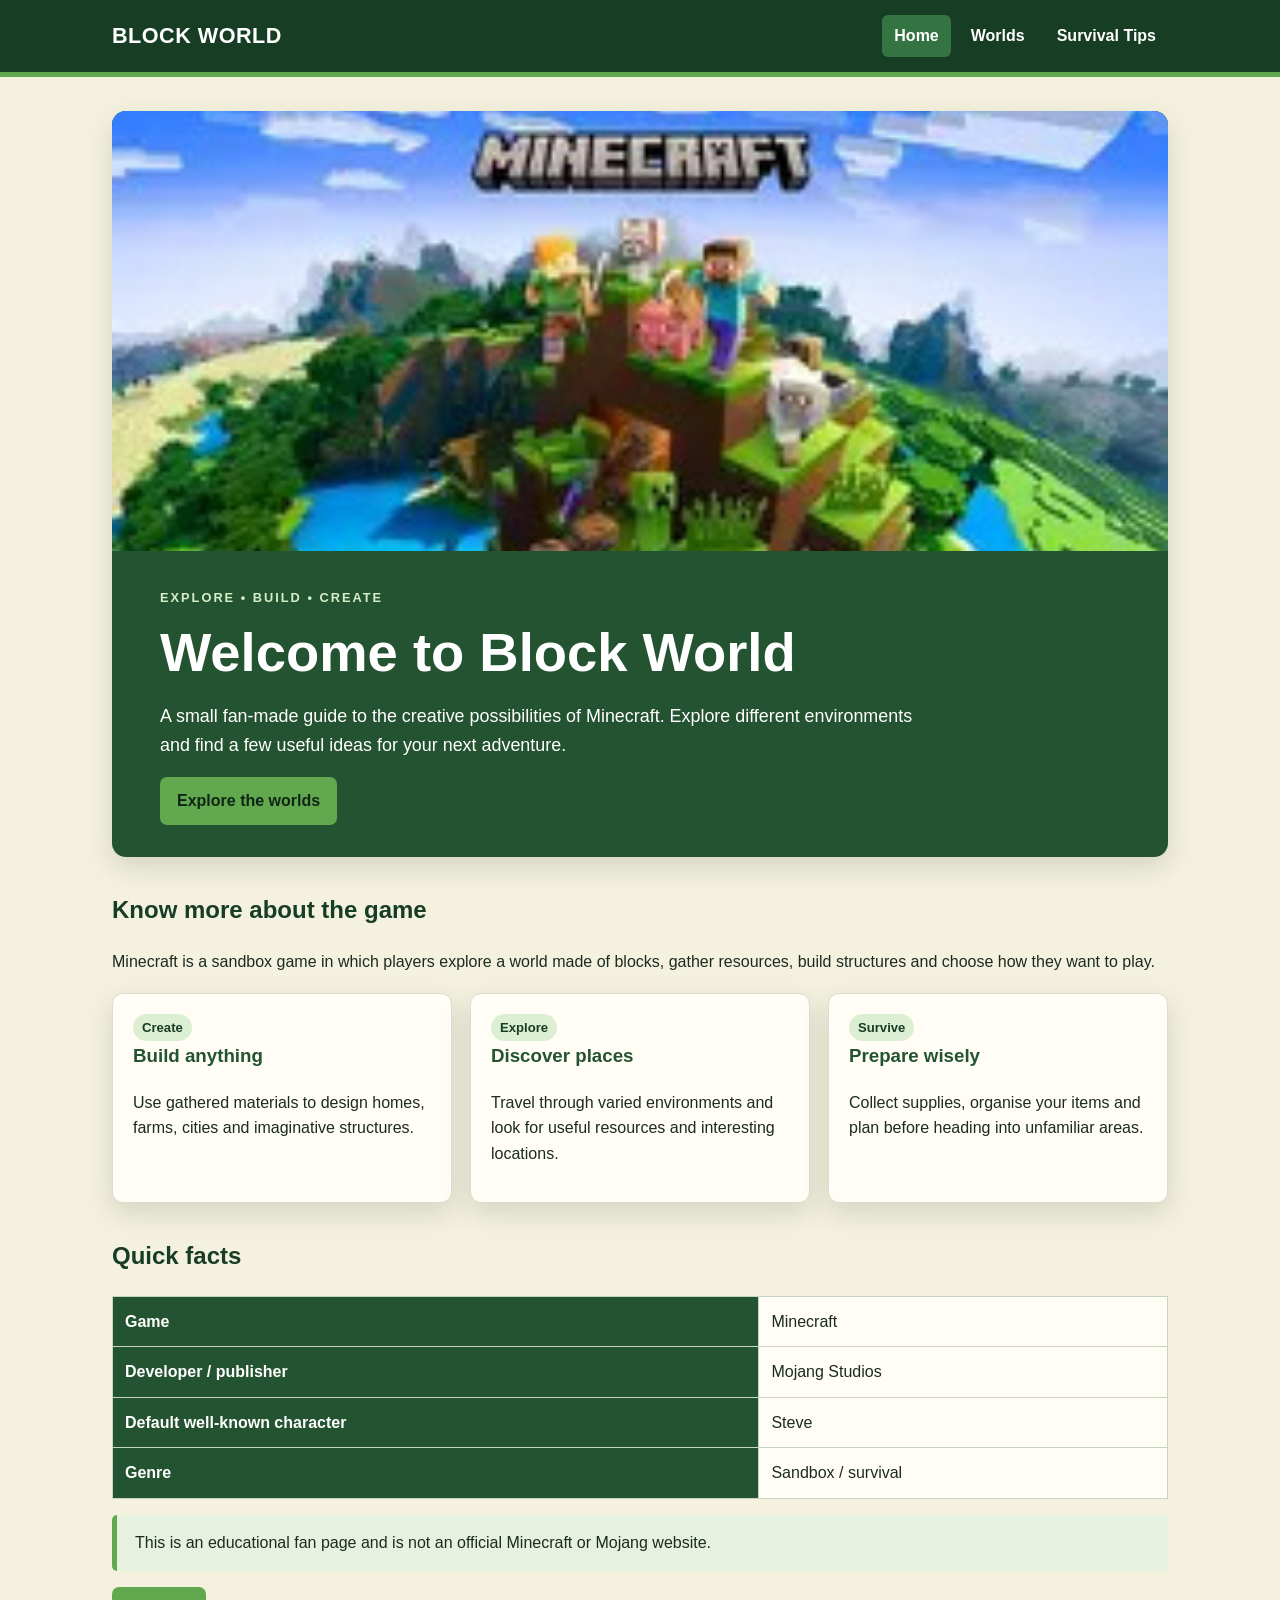
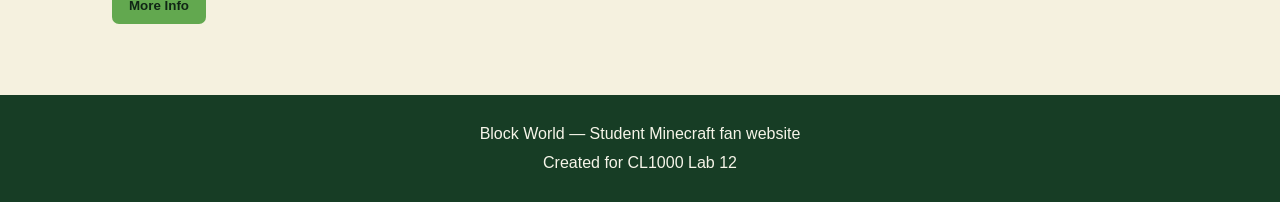
<file: index.html>
<!DOCTYPE html>
<html lang="en">
<head>
  <meta charset="UTF-8">
  <meta name="viewport" content="width=device-width, initial-scale=1.0">
  <meta name="description" content="A student fan website exploring Minecraft, its worlds and beginner tips.">
  <title>Block World | Home</title>
  <link rel="stylesheet" href="style.css">
  <script src="script.js" defer></script>
</head>
<body>
<header>
  <div class="nav-wrap">
    <a class="brand" href="index.html">BLOCK WORLD</a>
    <nav aria-label="Main navigation">
      <a href="index.html" aria-current="page">Home</a>
      <a href="worlds.html" >Worlds</a>
      <a href="survival-tips.html" >Survival Tips</a>
    </nav>
  </div>
</header>
<main>
  <section class="hero">
    <img src="images/minecraft-key-art.jpg" alt="Minecraft key art showing a colourful block-based world">
    <div class="hero-copy">
      <p class="eyebrow">Explore • Build • Create</p>
      <h1>Welcome to Block World</h1>
      <p class="lead">A small fan-made guide to the creative possibilities of Minecraft. Explore different environments and find a few useful ideas for your next adventure.</p>
      <a class="button" href="worlds.html">Explore the worlds</a>
    </div>
  </section>

  <section>
    <h2>Know more about the game</h2>
    <p>Minecraft is a sandbox game in which players explore a world made of blocks, gather resources, build structures and choose how they want to play.</p>
    <div class="grid">
      <article class="card"><span class="tag">Create</span><h3>Build anything</h3><p>Use gathered materials to design homes, farms, cities and imaginative structures.</p></article>
      <article class="card"><span class="tag">Explore</span><h3>Discover places</h3><p>Travel through varied environments and look for useful resources and interesting locations.</p></article>
      <article class="card"><span class="tag">Survive</span><h3>Prepare wisely</h3><p>Collect supplies, organise your items and plan before heading into unfamiliar areas.</p></article>
    </div>
    <h2>Quick facts</h2>
    <table>
      <tr><th>Game</th><td>Minecraft</td></tr>
      <tr><th>Developer / publisher</th><td>Mojang Studios</td></tr>
      <tr><th>Default well-known character</th><td>Steve</td></tr>
      <tr><th>Genre</th><td>Sandbox / survival</td></tr>
    </table>
    <p class="notice">This is an educational fan page and is not an official Minecraft or Mojang website.</p>
    <p><button class="button" id="more-info" type="button">More Info</button></p>
  </section>
</main>
<footer><p>Block World — Student Minecraft fan website</p><p>Created for CL1000 Lab 12</p></footer>
</body>
</html>
</file>
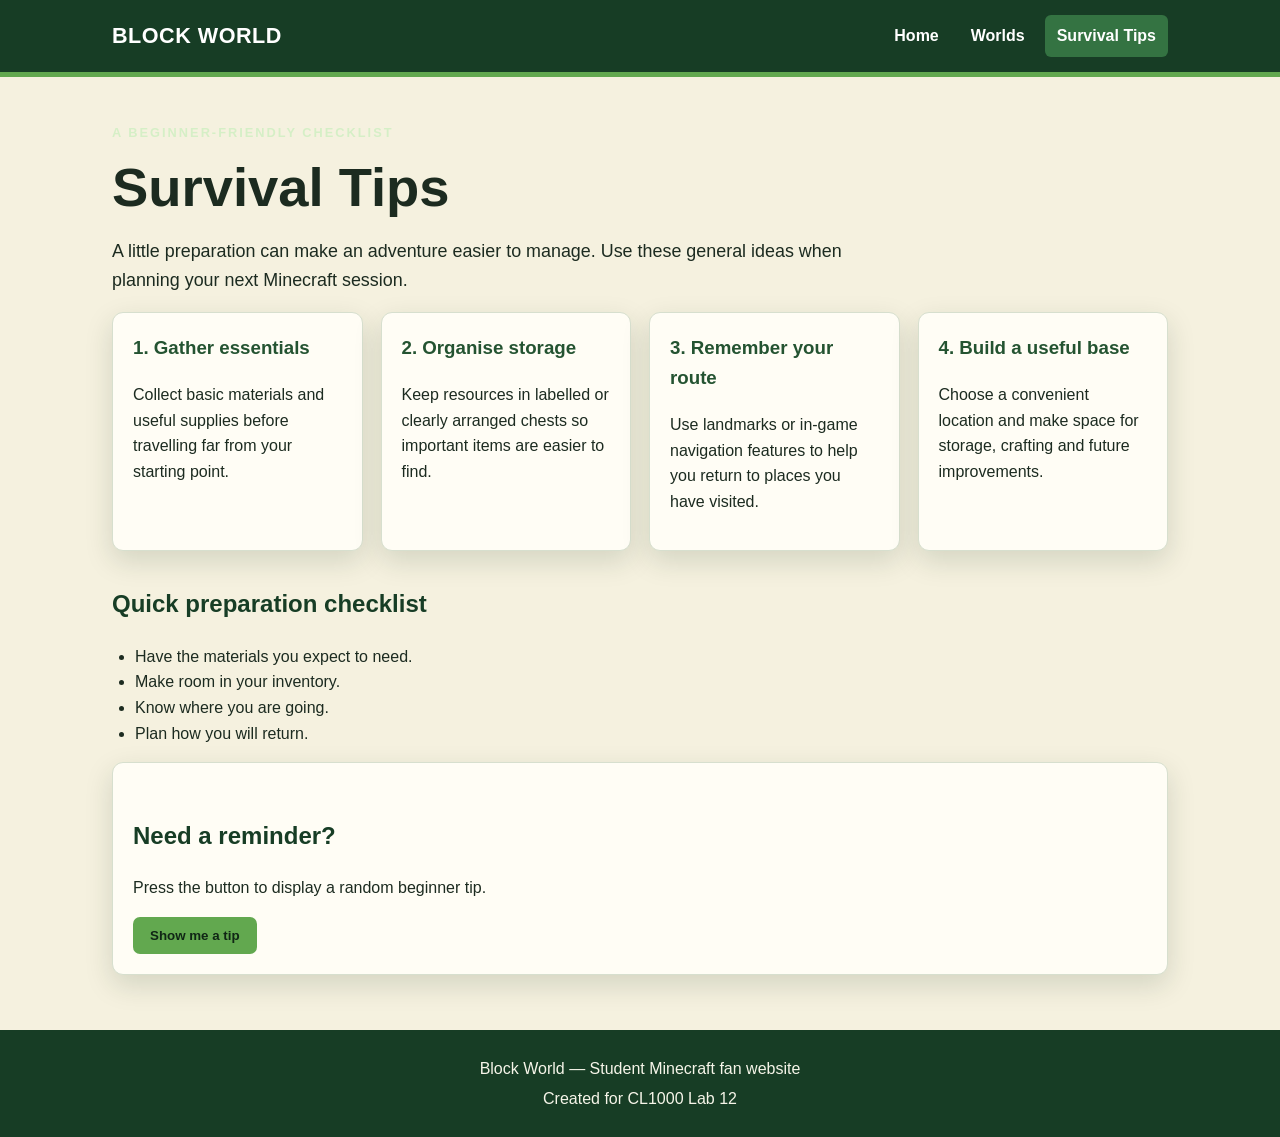
<file: survival-tips.html>
<!DOCTYPE html>
<html lang="en">
<head>
  <meta charset="UTF-8">
  <meta name="viewport" content="width=device-width, initial-scale=1.0">
  <meta name="description" content="Beginner-friendly Minecraft preparation and organisation tips.">
  <title>Block World | Survival Tips</title>
  <link rel="stylesheet" href="style.css">
  <script src="script.js" defer></script>
</head>
<body>
<header>
  <div class="nav-wrap">
    <a class="brand" href="index.html">BLOCK WORLD</a>
    <nav aria-label="Main navigation">
      <a href="index.html" >Home</a>
      <a href="worlds.html" >Worlds</a>
      <a href="survival-tips.html" aria-current="page">Survival Tips</a>
    </nav>
  </div>
</header>
<main>
  <p class="eyebrow">A beginner-friendly checklist</p>
  <h1>Survival Tips</h1>
  <p class="lead">A little preparation can make an adventure easier to manage. Use these general ideas when planning your next Minecraft session.</p>
  <div class="grid">
    <article class="card"><h3>1. Gather essentials</h3><p>Collect basic materials and useful supplies before travelling far from your starting point.</p></article>
    <article class="card"><h3>2. Organise storage</h3><p>Keep resources in labelled or clearly arranged chests so important items are easier to find.</p></article>
    <article class="card"><h3>3. Remember your route</h3><p>Use landmarks or in-game navigation features to help you return to places you have visited.</p></article>
    <article class="card"><h3>4. Build a useful base</h3><p>Choose a convenient location and make space for storage, crafting and future improvements.</p></article>
  </div>
  <h2>Quick preparation checklist</h2>
  <ul>
    <li>Have the materials you expect to need.</li>
    <li>Make room in your inventory.</li>
    <li>Know where you are going.</li>
    <li>Plan how you will return.</li>
  </ul>
  <section class="card">
    <h2>Need a reminder?</h2>
    <p id="random-tip" aria-live="polite">Press the button to display a random beginner tip.</p>
    <button class="button" id="tip-button" type="button">Show me a tip</button>
  </section>
</main>
<footer><p>Block World — Student Minecraft fan website</p><p>Created for CL1000 Lab 12</p></footer>
</body>
</html>
</file>
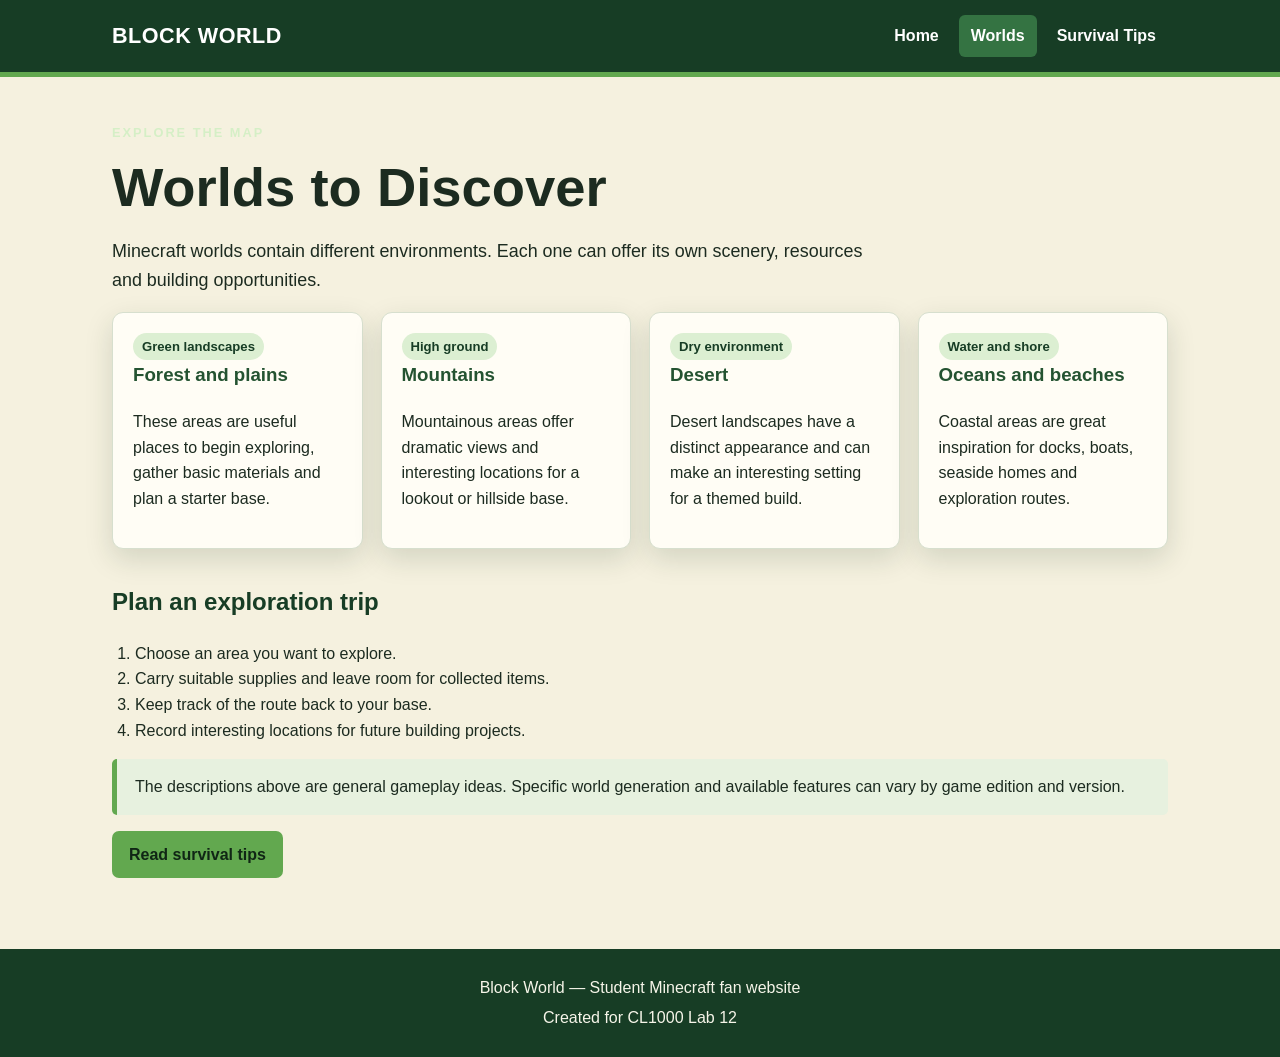
<file: worlds.html>
<!DOCTYPE html>
<html lang="en">
<head>
  <meta charset="UTF-8">
  <meta name="viewport" content="width=device-width, initial-scale=1.0">
  <meta name="description" content="A simple guide to exploring different Minecraft world environments.">
  <title>Block World | Worlds</title>
  <link rel="stylesheet" href="style.css">
  <script src="script.js" defer></script>
</head>
<body>
<header>
  <div class="nav-wrap">
    <a class="brand" href="index.html">BLOCK WORLD</a>
    <nav aria-label="Main navigation">
      <a href="index.html" >Home</a>
      <a href="worlds.html" aria-current="page">Worlds</a>
      <a href="survival-tips.html" >Survival Tips</a>
    </nav>
  </div>
</header>
<main>
  <p class="eyebrow">Explore the map</p>
  <h1>Worlds to Discover</h1>
  <p class="lead">Minecraft worlds contain different environments. Each one can offer its own scenery, resources and building opportunities.</p>
  <div class="grid">
    <article class="card"><span class="tag">Green landscapes</span><h3>Forest and plains</h3><p>These areas are useful places to begin exploring, gather basic materials and plan a starter base.</p></article>
    <article class="card"><span class="tag">High ground</span><h3>Mountains</h3><p>Mountainous areas offer dramatic views and interesting locations for a lookout or hillside base.</p></article>
    <article class="card"><span class="tag">Dry environment</span><h3>Desert</h3><p>Desert landscapes have a distinct appearance and can make an interesting setting for a themed build.</p></article>
    <article class="card"><span class="tag">Water and shore</span><h3>Oceans and beaches</h3><p>Coastal areas are great inspiration for docks, boats, seaside homes and exploration routes.</p></article>
  </div>
  <h2>Plan an exploration trip</h2>
  <ol>
    <li>Choose an area you want to explore.</li>
    <li>Carry suitable supplies and leave room for collected items.</li>
    <li>Keep track of the route back to your base.</li>
    <li>Record interesting locations for future building projects.</li>
  </ol>
  <p class="notice">The descriptions above are general gameplay ideas. Specific world generation and available features can vary by game edition and version.</p>
  <p><a class="button" href="survival-tips.html">Read survival tips</a></p>
</main>
<footer><p>Block World — Student Minecraft fan website</p><p>Created for CL1000 Lab 12</p></footer>
</body>
</html>
</file>
<file: style.css>
:root {
  --green-900: #173d25;
  --green-800: #245331;
  --green-700: #347342;
  --green-500: #62a84f;
  --green-200: #dcefd2;
  --cream: #f5f1df;
  --ink: #1c2b20;
  --brown: #76502f;
  --white: #fffdf5;
  --shadow: 0 10px 28px rgba(20, 48, 27, .15);
}
* { box-sizing: border-box; }
html { scroll-behavior: smooth; }
body {
  margin: 0; color: var(--ink); background: var(--cream);
  font-family: Arial, Helvetica, sans-serif; line-height: 1.6;
}
header {
  background: var(--green-900); color: white; border-bottom: 5px solid var(--green-500);
}
.nav-wrap {
  max-width: 1100px; margin: auto; padding: 15px 22px;
  display: flex; align-items: center; justify-content: space-between; gap: 20px; flex-wrap: wrap;
}
.brand { color: white; text-decoration: none; font-size: 1.35rem; font-weight: 800; letter-spacing: .5px; }
nav { display: flex; flex-wrap: wrap; gap: 8px; }
nav a {
  color: white; text-decoration: none; padding: 8px 12px; border-radius: 6px; font-weight: 700;
}
nav a:hover, nav a[aria-current="page"] { background: var(--green-700); }
main { max-width: 1100px; margin: auto; padding: 34px 22px 55px; }
.hero {
  overflow: hidden; border-radius: 14px; background: var(--green-800); color: white;
  box-shadow: var(--shadow);
}
.hero img { display: block; width: 100%; max-height: 440px; object-fit: cover; }
.hero-copy { padding: 25px clamp(20px, 5vw, 48px) 32px; }
.eyebrow { text-transform: uppercase; letter-spacing: 2px; color: #d5efc6; font-weight: 800; font-size: .8rem; }
h1 { margin: 5px 0 12px; line-height: 1.15; font-size: clamp(2rem, 5vw, 3.4rem); }
h2 { color: var(--green-900); margin-top: 34px; }
.lead { font-size: 1.12rem; max-width: 760px; }
.button {
  display: inline-block; background: var(--green-500); color: #102615; font-weight: 800;
  text-decoration: none; border: 0; border-radius: 7px; padding: 11px 17px; cursor: pointer;
}
.button:hover { background: #8acb70; }
.grid { display: grid; grid-template-columns: repeat(auto-fit, minmax(220px, 1fr)); gap: 18px; margin-top: 18px; }
.card {
  background: var(--white); border: 1px solid #d7dfce; border-radius: 11px;
  padding: 20px; box-shadow: var(--shadow);
}
.card h3 { margin-top: 0; color: var(--green-800); }
.tag { display: inline-block; background: var(--green-200); color: var(--green-900); padding: 3px 9px; border-radius: 99px; font-size: .82rem; font-weight: 700; }
table { width: 100%; border-collapse: collapse; background: var(--white); margin-top: 16px; }
th, td { padding: 12px; border: 1px solid #c7d4c0; text-align: left; }
th { background: var(--green-800); color: white; }
.notice { padding: 15px 18px; border-left: 5px solid var(--green-500); background: #e7f1df; border-radius: 5px; }
footer { background: var(--green-900); color: #f6f5e9; text-align: center; padding: 22px; }
footer p { margin: 4px; }
ul, ol { padding-left: 23px; }
a { color: var(--green-700); }
nav a { color: white; }
@media (max-width: 600px) {
  .nav-wrap { align-items: flex-start; }
  nav { width: 100%; }
  nav a { padding: 7px 9px; }
  main { padding: 22px 15px 40px; }
}
</file>
